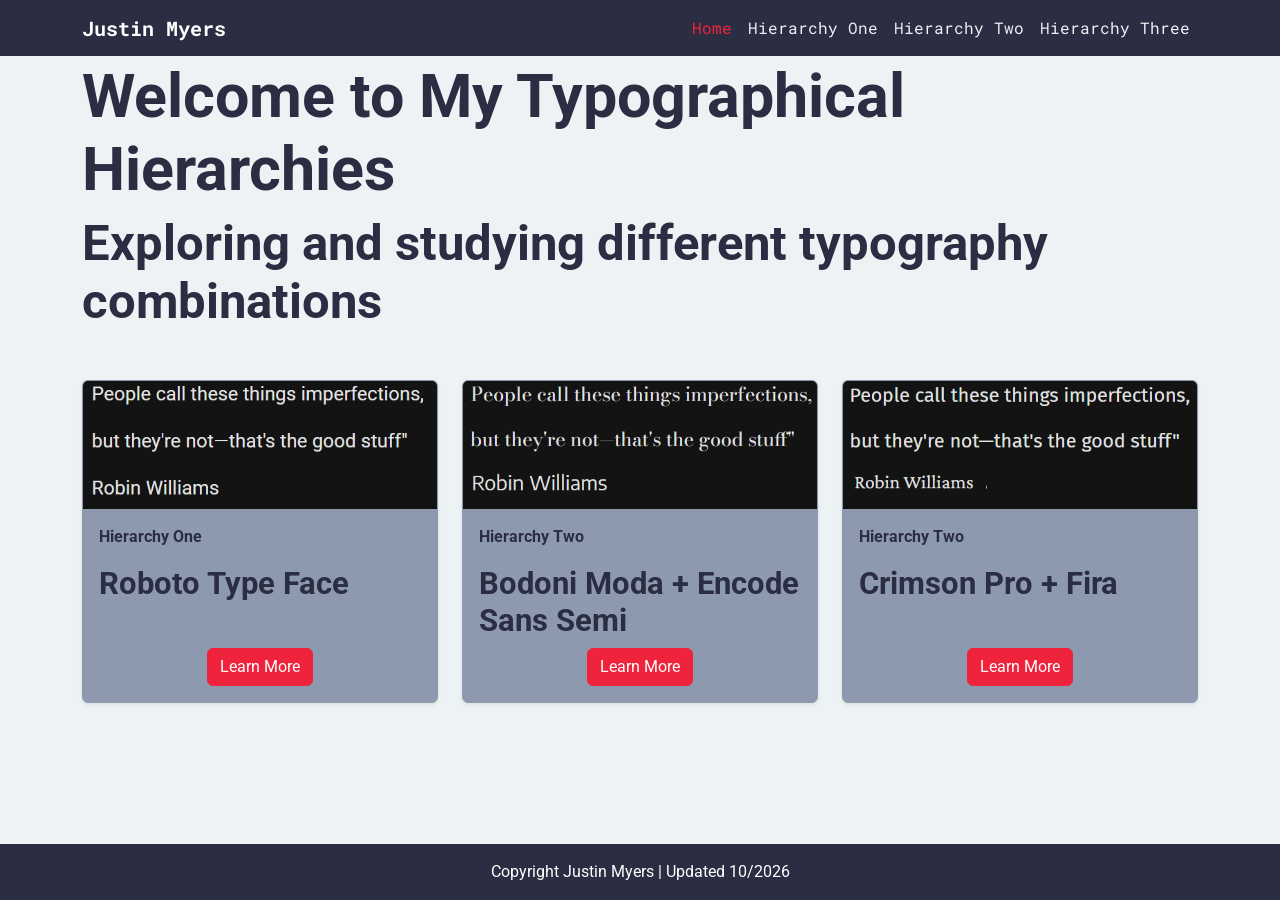
<file: index.html>
<!DOCTYPE html>
<html lang="en">
<head>
  <meta charset="UTF-8">
  <meta name="viewport" content="width=device-width, initial-scale=1.0">
  <title>Home | Justin Myers Hierarchies</title>

  <link rel="preconnect" href="https://fonts.googleapis.com">
  <link rel="preconnect" href="https://fonts.gstatic.com" crossorigin>
  <link href="https://fonts.googleapis.com/css2?family=Roboto+Mono:ital,wght@0,100..700;1,100..700&family=Roboto:ital,wght@0,100..900;1,100..900&display=swap" rel="stylesheet">

  <link href="https://cdn.jsdelivr.net/npm/bootstrap@5.3.3/dist/css/bootstrap.min.css" rel="stylesheet">
  <link rel="stylesheet" href="css/style.css">
</head>
<body class="palette-test">

  <!-- Navbar -->
  <nav class="navbar navbar-expand-lg navbar-custom sticky-top">
    <div class="container-lg">
      <a class="navbar-brand" href="index.html">Justin Myers</a>
      <button class="navbar-toggler" type="button" data-bs-toggle="collapse" data-bs-target="#navMain" aria-controls="navMain" aria-expanded="false" aria-label="Toggle navigation">
        <span class="navbar-toggler-icon"></span>
      </button>
      <div class="collapse navbar-collapse" id="navMain">
        <ul class="navbar-nav ms-auto mb-2 mb-lg-0">
          <li class="nav-item">
            <a class="nav-link active" aria-current="page" href="index.html">Home</a>
          </li>
          <li class="nav-item">
            <a class="nav-link" href="hierarchies/hierarchy-1.html">Hierarchy One</a>
          </li>
          <li class="nav-item">
            <a class="nav-link" href="hierarchies/hierarchy-2.html">Hierarchy Two</a>
          </li>
          <li class="nav-item">
            <a class="nav-link" href="hierarchies/hierarchy-3.html">Hierarchy Three</a>
          </li>
        </ul>
      </div>
    </div>
  </nav>

  <!-- Content -->
  <main>
      <div class="container-lg content-container">

          <h1>Welcome to My Typographical Hierarchies</h1>
          <h2>Exploring and studying different typography combinations</h2>

          <div class="row mt-4 g-4">
              <!-- Card 1 -->
              <div class="col-lg-4 col-12">
                  <div class="card card-equal shadow-sm">
                      <img src="images/hierarchy1.png" class="card-img-top card-img-type" alt="Robin Williams quote: People call these things imperfections, but they're not, that's the good stuff, set in Roboto">
                      <div class="card-body d-flex flex-column">
                          <p class="card-text"><strong>Hierarchy One</strong></p>
                          <h4 class="card-title">Roboto Type Face</h4>
                          <div class="mt-auto text-center">
                              <a href="hierarchies/hierarchy-1.html" class="btn btn-pixel">Learn More</a>
                          </div>
                      </div>
                  </div>
              </div>

              <div class="col-lg-4 col-12">
                  <div class="card card-equal shadow-sm">
                      <img src="images/hierarchy2.png" class="card-img-top card-img-type" alt="Robin Williams quote: People call these things imperfections, but they're not, that's the good stuff, set in Bodoni Moda and Encode Sans Semi Expanded">
                      <div class="card-body d-flex flex-column">
                          <p class="card-text"><strong>Hierarchy Two</strong></p>
                          <h4 class="card-title">Bodoni Moda + Encode Sans Semi</h4>

                          <div class="mt-auto text-center">
                              <a href="hierarchies/hierarchy-2.html" class="btn btn-pixel">Learn More</a>
                          </div>
                      </div>
                  </div>
              </div>

              <div class="col-lg-4 col-12">
                  <div class="card card-equal shadow-sm">
                      <img src="images/hierarchy3.png" class="card-img-top card-img-type" alt="Robin Williams quote: People call these things imperfections, but they're not, that's the good stuff, set in Crimson Pro and Fira Sans">
                      <div class="card-body d-flex flex-column">
                          <p class="card-text"><strong>Hierarchy Two</strong></p>
                          <h4 class="card-title">Crimson Pro + Fira</h4>
                          
                          <div class="mt-auto text-center">
                              <a href="hierarchies/hierarchy-3.html" class="btn btn-pixel">Learn More</a>
                          </div>
                      </div>
                  </div>
              </div>

          </div>
      </div>
</main>

  <!-- Footer -->
  <footer class="site-footer text-center py-3">
    <p class="mb-0">Copyright Justin Myers | Updated 10/2026</p>
  </footer>

  <script src="https://cdn.jsdelivr.net/npm/bootstrap@5.3.3/dist/js/bootstrap.bundle.min.js"></script>
</body>
</html>
</file>
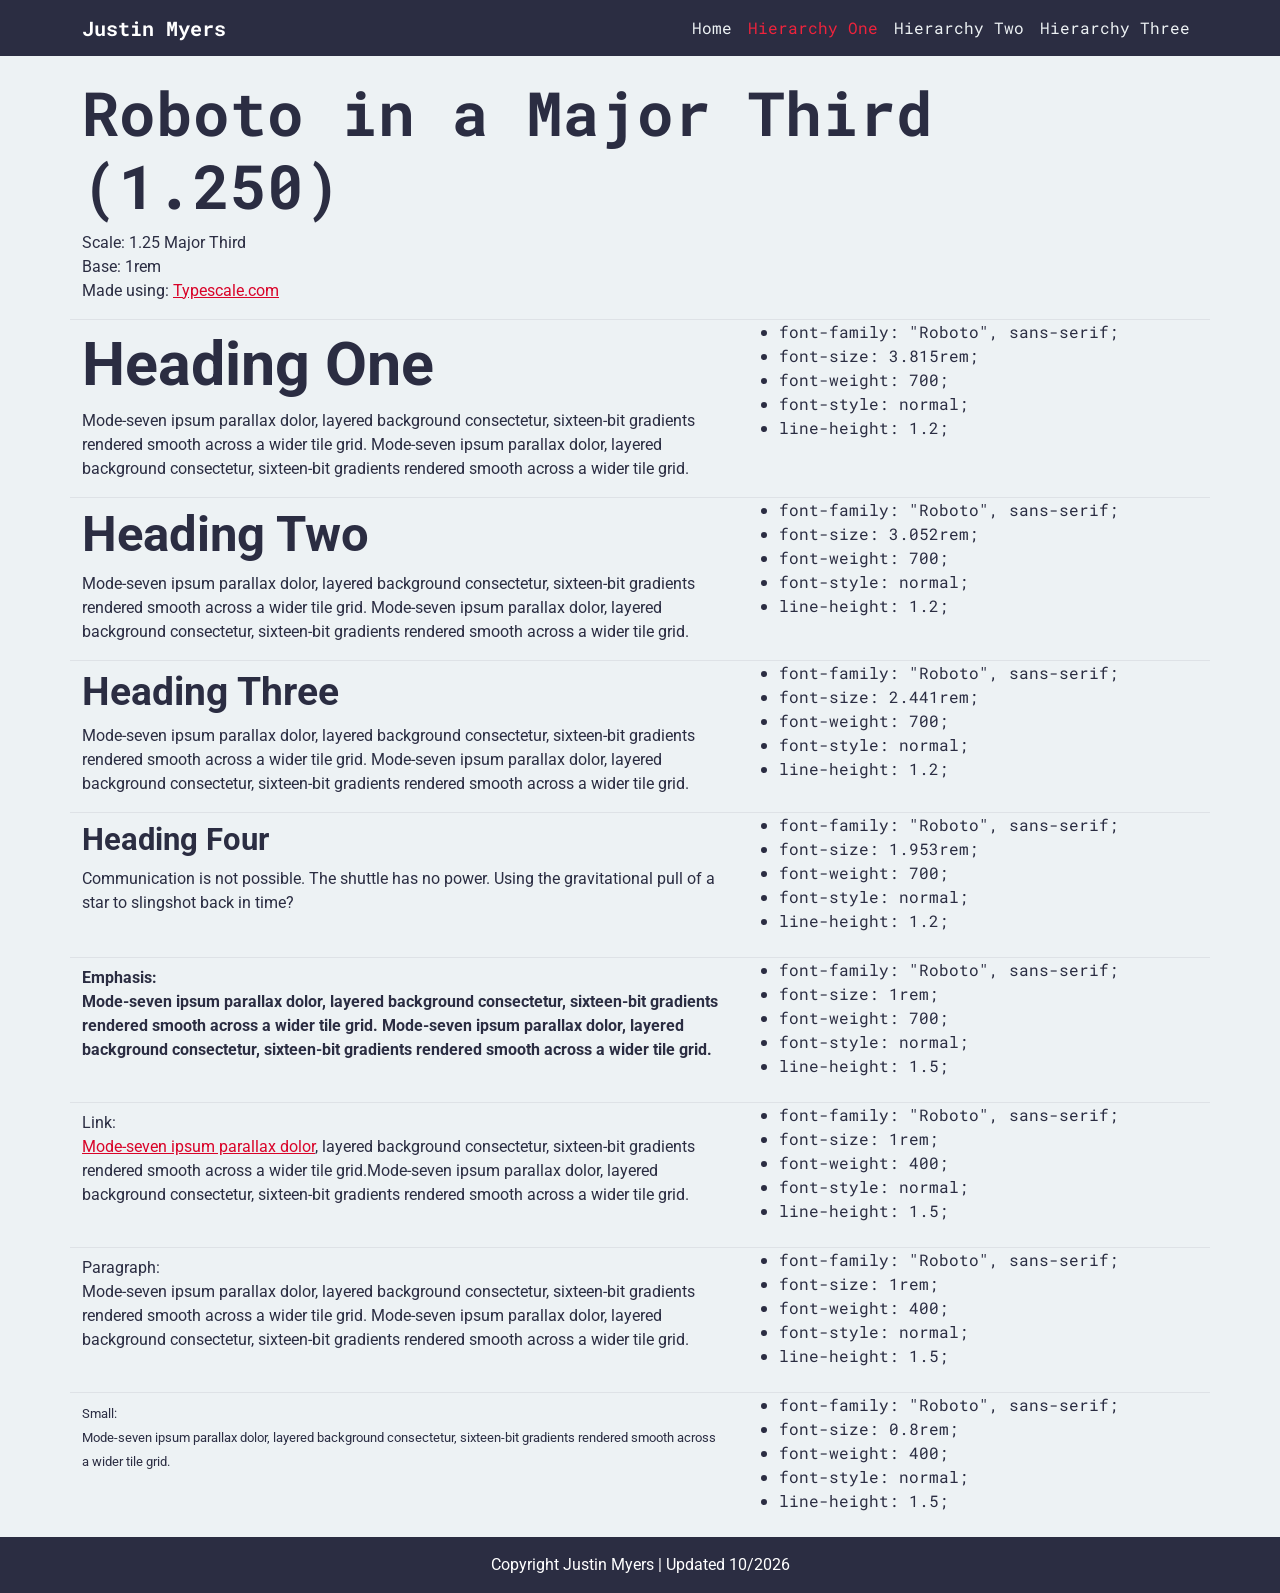
<file: hierarchies/hierarchy-1.html>
<!DOCTYPE html>
<html lang="en">
<head>
  <meta charset="UTF-8">
  <meta name="viewport" content="width=device-width, initial-scale=1.0">
  <title>Type Hierarchies | Justin Myers Hierarchy One</title>

  <link rel="preconnect" href="https://fonts.googleapis.com">
  <link rel="preconnect" href="https://fonts.gstatic.com" crossorigin>
  <link href="https://fonts.googleapis.com/css2?family=Roboto+Mono:ital,wght@0,100..700;1,100..700&family=Roboto:ital,wght@0,100..900;1,100..900&display=swap" rel="stylesheet">

  <link href="https://cdn.jsdelivr.net/npm/bootstrap@5.3.3/dist/css/bootstrap.min.css" rel="stylesheet">
  <link rel="stylesheet" href="../css/style.css">
</head>
<body class="palette-test">

  <!-- Navbar -->
  <nav class="navbar navbar-expand-lg navbar-custom sticky-top">
    <div class="container-lg">
      <a class="navbar-brand" href="../index.html">Justin Myers</a>
      <button class="navbar-toggler" type="button" data-bs-toggle="collapse" data-bs-target="#navMain" aria-controls="navMain" aria-expanded="false" aria-label="Toggle navigation">
        <span class="navbar-toggler-icon"></span>
      </button>
      <div class="collapse navbar-collapse" id="navMain">
        <ul class="navbar-nav ms-auto mb-2 mb-lg-0">
          <li class="nav-item">
            <a class="nav-link" href="../index.html">Home</a>
          </li>
          <li class="nav-item">
            <a class="nav-link active" aria-current="page" href="hierarchy-1.html">Hierarchy One</a>
          </li>
          <li class="nav-item">
            <a class="nav-link" href="hierarchy-2.html">Hierarchy Two</a>
          </li>
          <li class="nav-item">
            <a class="nav-link" href="hierarchy-3.html">Hierarchy Three</a>
          </li>
        </ul>
      </div>
    </div>
  </nav>

  <!-- Content -->
  <main>
    <div class="container-lg content-container">

        <div class="row pt-3">
            <h1 class="title">Roboto in a Major Third (1.250)</h1>
            <p>Scale: 1.25 Major Third<br>  
                Base: 1rem<br> 
                Made using: <a class="link" href="https://typescale.com/">Typescale.com</a></p>
        </div>

      <div class="row">
        <div class="col-lg-7 pt-2 border-top">
          <h1>Heading One</h1>
          <p>Mode-seven ipsum parallax dolor, layered background consectetur, sixteen-bit gradients rendered smooth across a wider tile grid. Mode-seven ipsum parallax dolor, layered background consectetur, sixteen-bit gradients rendered smooth across a wider tile grid.</p>
        </div>
        <div class="col-lg-5 mb-2 specsDiv">
          <ul class="roboto-mono-specs">
            <li>font-family: "Roboto", sans-serif;</li>
            <li>font-size: 3.815rem;</li>
            <li>font-weight: 700;</li>
            <li>font-style: normal;</li>
            <li>line-height: 1.2;</li>
          </ul>
        </div>
      </div>

      <div class="row">
        <div class="col-lg-7 pt-2 border-top">
          <h2>Heading Two</h2>
          <p>Mode-seven ipsum parallax dolor, layered background consectetur, sixteen-bit gradients rendered smooth across a wider tile grid. Mode-seven ipsum parallax dolor, layered background consectetur, sixteen-bit gradients rendered smooth across a wider tile grid.</p>
        </div>
        <div class="col-lg-5 mb-2 specsDiv">
          <ul class="roboto-mono-specs">
            <li>font-family: "Roboto", sans-serif;</li>
            <li>font-size: 3.052rem;</li>
            <li>font-weight: 700;</li>
            <li>font-style: normal;</li>
            <li>line-height: 1.2;</li>
          </ul>
        </div>
      </div>

      <div class="row">
        <div class="col-lg-7 pt-2 border-top">
          <h3>Heading Three</h3>
          <p>Mode-seven ipsum parallax dolor, layered background consectetur, sixteen-bit gradients rendered smooth across a wider tile grid. Mode-seven ipsum parallax dolor, layered background consectetur, sixteen-bit gradients rendered smooth across a wider tile grid.</p>
        </div>
        <div class="col-lg-5 mb-2 specsDiv">
          <ul class="roboto-mono-specs">
            <li>font-family: "Roboto", sans-serif;</li>
            <li>font-size: 2.441rem;</li>
            <li>font-weight: 700;</li>
            <li>font-style: normal;</li>
            <li>line-height: 1.2;</li>
          </ul>
        </div>
      </div>

      <div class="row">
        <div class="col-lg-7 pt-2 border-top">
          <h4>Heading Four</h4>
          <p>Communication is not possible. The shuttle has no power. Using the gravitational pull of a star to slingshot back in time?</p>
        </div>
        <div class="col-lg-5 mb-2 specsDiv">
          <ul class="roboto-mono-specs">
            <li>font-family: "Roboto", sans-serif;</li>
            <li>font-size: 1.953rem;</li>
            <li>font-weight: 700;</li>
            <li>font-style: normal;</li>
            <li>line-height: 1.2;</li>
          </ul>
        </div>
      </div>

      <div class="row">
          <div class="col-lg-7 pt-2 border-top">
              <p><strong>Emphasis:<br> Mode-seven ipsum parallax dolor, layered background consectetur, sixteen-bit gradients rendered smooth across a wider tile grid. Mode-seven ipsum parallax dolor, layered background consectetur, sixteen-bit gradients rendered smooth across a wider tile grid.</strong></p>
          </div>
        <div class="col-lg-5 mb-2 specsDiv">
          <ul class="roboto-mono-specs">
            <li>font-family: "Roboto", sans-serif;</li>
            <li>font-size: 1rem;</li>
            <li>font-weight: 700;</li>
            <li>font-style: normal;</li>
            <li>line-height: 1.5;</li>
          </ul>
        </div>
      </div>

      <div class="row">
          <div class="col-lg-7 pt-2 border-top">
              <p>Link:<br><a class="link" href="#"> Mode-seven ipsum parallax dolor</a>, layered background consectetur, sixteen-bit gradients rendered smooth across a wider tile grid.Mode-seven ipsum parallax dolor, layered background consectetur, sixteen-bit gradients rendered smooth across a wider tile grid.</p>
          </div>
        <div class="col-lg-5 mb-2 specsDiv">
          <ul class="roboto-mono-specs">
            <li>font-family: "Roboto", sans-serif;</li>
            <li>font-size: 1rem;</li>
            <li>font-weight: 400;</li>
            <li>font-style: normal;</li>
            <li>line-height: 1.5;</li>
          </ul>
        </div>
      </div>

      <div class="row">
          <div class="col-lg-7 pt-2 border-top">
              <p>Paragraph:<br> Mode-seven ipsum parallax dolor, layered background consectetur, sixteen-bit gradients rendered smooth across a wider tile grid. Mode-seven ipsum parallax dolor, layered background consectetur, sixteen-bit gradients rendered smooth across a wider tile grid.</p>
          </div>
        <div class="col-lg-5 mb-2 specsDiv">
          <ul class="roboto-mono-specs">
            <li>font-family: "Roboto", sans-serif;</li>
            <li>font-size: 1rem;</li>
            <li>font-weight: 400;</li>
            <li>font-style: normal;</li>
            <li>line-height: 1.5;</li>
          </ul>
        </div>
      </div>

      <div class="row">
        <div class="col-lg-7 pt-2 border-top">
          <p><small>Small:<br> Mode-seven ipsum parallax dolor, layered background consectetur, sixteen-bit gradients rendered smooth across a wider tile grid.</small></p>
        </div>
        <div class="col-lg-5 mb-2 specsDiv">
          <ul class="roboto-mono-specs">
            <li>font-family: "Roboto", sans-serif;</li>
            <li>font-size: 0.8rem;</li>
            <li>font-weight: 400;</li>
            <li>font-style: normal;</li>
            <li>line-height: 1.5;</li>
          </ul>
        </div>
      </div>

    </div>
  </main>

  <!-- Footer -->
  <footer class="site-footer text-center py-3">
    <p class="mb-0">Copyright Justin Myers | Updated 10/2026</p>
  </footer>

  <script src="https://cdn.jsdelivr.net/npm/bootstrap@5.3.3/dist/js/bootstrap.bundle.min.js"></script>
</body>
</html>
</file>
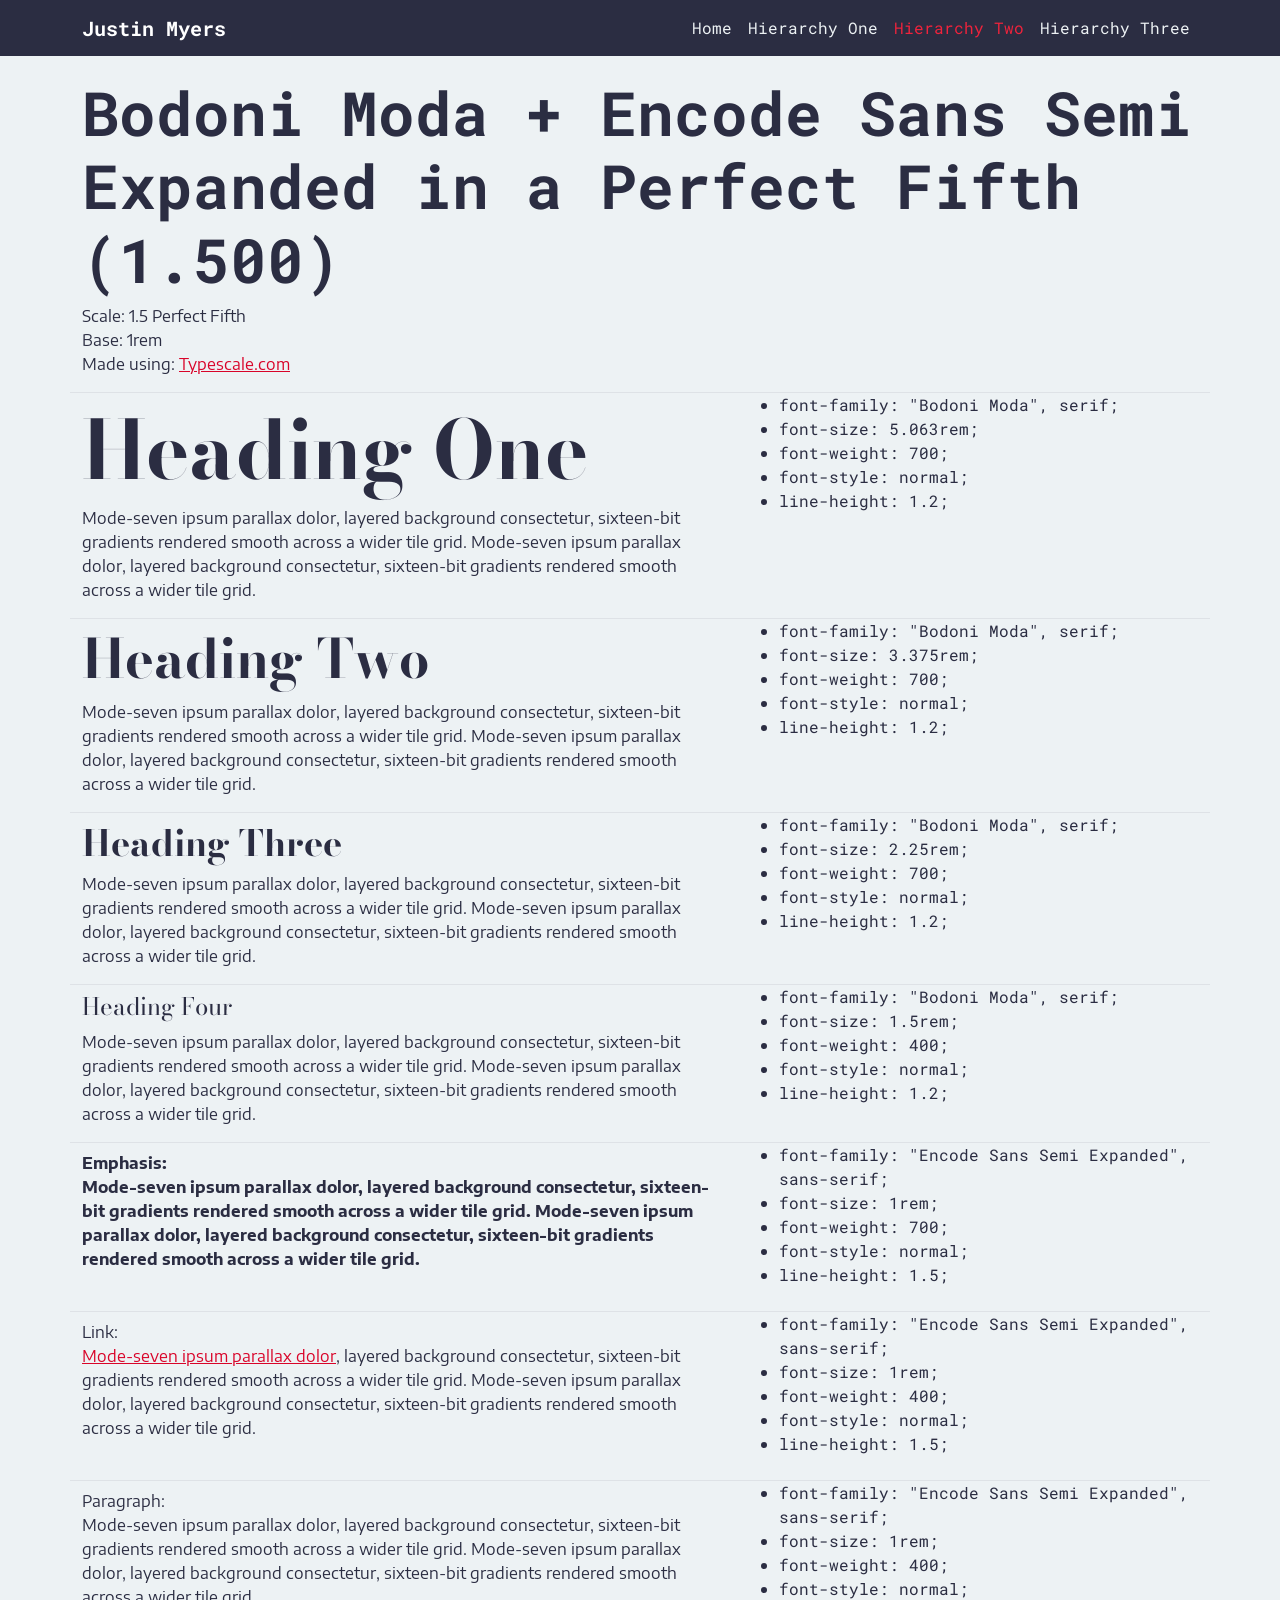
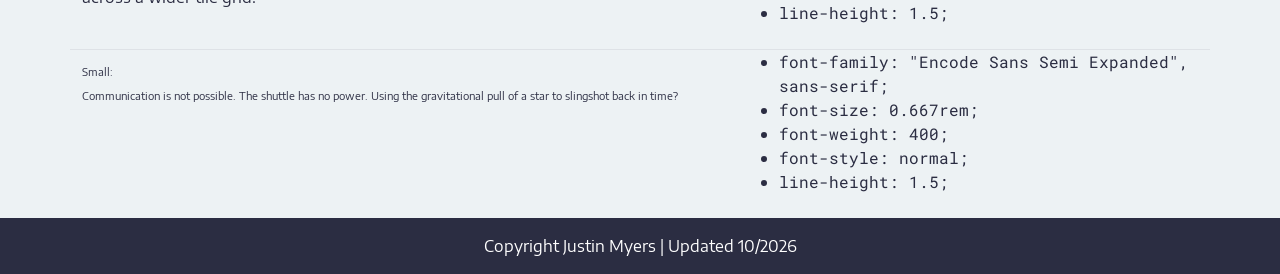
<file: hierarchies/hierarchy-2.html>
<!DOCTYPE html>
<html lang="en">
<head>
  <meta charset="UTF-8">
  <meta name="viewport" content="width=device-width, initial-scale=1.0">
  <title>Type Hierarchies | Justin Myers Hierarchy Two</title>

  <link rel="preconnect" href="https://fonts.googleapis.com">
  <link rel="preconnect" href="https://fonts.gstatic.com" crossorigin>
  <link href="https://fonts.googleapis.com/css2?family=Bodoni+Moda:wght@400;700&family=Encode+Sans+Semi+Expanded:wght@400;700&family=Roboto+Mono:ital,wght@0,100..700;1,100..700&display=swap" rel="stylesheet">

  <link href="https://cdn.jsdelivr.net/npm/bootstrap@5.3.3/dist/css/bootstrap.min.css" rel="stylesheet">
  <link rel="stylesheet" href="../css/style.css">
  <link rel="stylesheet" href="../css/hierarchy-2.css">
</head>
<body class="palette-test">

  <!-- Navbar -->
  <nav class="navbar navbar-expand-lg navbar-custom sticky-top">
    <div class="container-lg">
      <a class="navbar-brand" href="../index.html">Justin Myers</a>
      <button class="navbar-toggler" type="button" data-bs-toggle="collapse" data-bs-target="#navMain" aria-controls="navMain" aria-expanded="false" aria-label="Toggle navigation">
        <span class="navbar-toggler-icon"></span>
      </button>
      <div class="collapse navbar-collapse" id="navMain">
        <ul class="navbar-nav ms-auto mb-2 mb-lg-0">
          <li class="nav-item">
            <a class="nav-link" href="../index.html">Home</a>
          </li>
          <li class="nav-item">
            <a class="nav-link" href="hierarchy-1.html">Hierarchy One</a>
          </li>
          <li class="nav-item">
            <a class="nav-link active" aria-current="page" href="hierarchy-2.html">Hierarchy Two</a>
          </li>
          <li class="nav-item">
            <a class="nav-link" href="hierarchy-3.html">Hierarchy Three</a>
          </li>
        </ul>
      </div>
    </div>
  </nav>

  <!-- Content -->
  <main>
    <div class="container-lg content-container">

      <div class="row pt-3">
        <h1 class="title">Bodoni Moda + Encode Sans Semi Expanded in a Perfect Fifth (1.500)</h1>
        <p>Scale: 1.5 Perfect Fifth<br>
          Base: 1rem<br>
          Made using: <a class="link" href="https://typescale.com/">Typescale.com</a></p>
      </div><!-- Close row -->

      <div class="row"><!-- Open h1 row -->
        <div class="col-lg-7 pt-2 border-top">
          <h1>Heading One</h1>
          <p>Mode-seven ipsum parallax dolor, layered background consectetur, sixteen-bit gradients rendered smooth across a wider tile grid. Mode-seven ipsum parallax dolor, layered background consectetur, sixteen-bit gradients rendered smooth across a wider tile grid.</p>
        </div>
        <div class="col-lg-5 mb-2 specsDiv">
          <ul class="roboto-mono-specs">
            <li>font-family: "Bodoni Moda", serif;</li>
            <li>font-size: 5.063rem;</li>
            <li>font-weight: 700;</li>
            <li>font-style: normal;</li>
            <li>line-height: 1.2;</li>
          </ul>
        </div>
      </div><!-- Close h1 row -->

      <div class="row"><!-- Open h2 row -->
        <div class="col-lg-7 pt-2 border-top">
          <h2>Heading Two</h2>
          <p>Mode-seven ipsum parallax dolor, layered background consectetur, sixteen-bit gradients rendered smooth across a wider tile grid. Mode-seven ipsum parallax dolor, layered background consectetur, sixteen-bit gradients rendered smooth across a wider tile grid.</p>
        </div>
        <div class="col-lg-5 mb-2 specsDiv">
          <ul class="roboto-mono-specs">
            <li>font-family: "Bodoni Moda", serif;</li>
            <li>font-size: 3.375rem;</li>
            <li>font-weight: 700;</li>
            <li>font-style: normal;</li>
            <li>line-height: 1.2;</li>
          </ul>
        </div>
      </div><!-- Close h2 row -->

      <div class="row"><!-- Open h3 row -->
        <div class="col-lg-7 pt-2 border-top">
          <h3>Heading Three</h3>
          <p>Mode-seven ipsum parallax dolor, layered background consectetur, sixteen-bit gradients rendered smooth across a wider tile grid. Mode-seven ipsum parallax dolor, layered background consectetur, sixteen-bit gradients rendered smooth across a wider tile grid.</p>
        </div>
        <div class="col-lg-5 mb-2 specsDiv">
          <ul class="roboto-mono-specs">
            <li>font-family: "Bodoni Moda", serif;</li>
            <li>font-size: 2.25rem;</li>
            <li>font-weight: 700;</li>
            <li>font-style: normal;</li>
            <li>line-height: 1.2;</li>
          </ul>
        </div>
      </div><!-- Close h3 row -->

      <div class="row"><!-- Open h4 row -->
        <div class="col-lg-7 pt-2 border-top">
          <h4>Heading Four</h4>
          <p>Mode-seven ipsum parallax dolor, layered background consectetur, sixteen-bit gradients rendered smooth across a wider tile grid. Mode-seven ipsum parallax dolor, layered background consectetur, sixteen-bit gradients rendered smooth across a wider tile grid.</p>
        </div>
        <div class="col-lg-5 mb-2 specsDiv">
          <ul class="roboto-mono-specs">
            <li>font-family: "Bodoni Moda", serif;</li>
            <li>font-size: 1.5rem;</li>
            <li>font-weight: 400;</li>
            <li>font-style: normal;</li>
            <li>line-height: 1.2;</li>
          </ul>
        </div>
      </div><!-- Close h4 row -->

      <div class="row"><!-- Open emphasis row -->
        <div class="col-lg-7 pt-2 border-top">
          <p><strong>Emphasis:<br> Mode-seven ipsum parallax dolor, layered background consectetur, sixteen-bit gradients rendered smooth across a wider tile grid. Mode-seven ipsum parallax dolor, layered background consectetur, sixteen-bit gradients rendered smooth across a wider tile grid.</strong></p>
        </div>
        <div class="col-lg-5 mb-2 specsDiv">
          <ul class="roboto-mono-specs">
            <li>font-family: "Encode Sans Semi Expanded", sans-serif;</li>
            <li>font-size: 1rem;</li>
            <li>font-weight: 700;</li>
            <li>font-style: normal;</li>
            <li>line-height: 1.5;</li>
          </ul>
        </div>
      </div><!-- Close emphasis row -->

      <div class="row"><!-- Open link row -->
        <div class="col-lg-7 pt-2 border-top">
          <p>Link:<br> <a class="link" href="#">Mode-seven ipsum parallax dolor</a>, layered background consectetur, sixteen-bit gradients rendered smooth across a wider tile grid. Mode-seven ipsum parallax dolor, layered background consectetur, sixteen-bit gradients rendered smooth across a wider tile grid.</p>
        </div>
        <div class="col-lg-5 mb-2 specsDiv">
          <ul class="roboto-mono-specs">
            <li>font-family: "Encode Sans Semi Expanded", sans-serif;</li>
            <li>font-size: 1rem;</li>
            <li>font-weight: 400;</li>
            <li>font-style: normal;</li>
            <li>line-height: 1.5;</li>
          </ul>
        </div>
      </div><!-- Close link row -->

      <div class="row"><!-- Open paragraph row -->
        <div class="col-lg-7 pt-2 border-top">
          <p>Paragraph:<br>Mode-seven ipsum parallax dolor, layered background consectetur, sixteen-bit gradients rendered smooth across a wider tile grid. Mode-seven ipsum parallax dolor, layered background consectetur, sixteen-bit gradients rendered smooth across a wider tile grid.</p>
        </div>
        <div class="col-lg-5 mb-2 specsDiv">
          <ul class="roboto-mono-specs">
            <li>font-family: "Encode Sans Semi Expanded", sans-serif;</li>
            <li>font-size: 1rem;</li>
            <li>font-weight: 400;</li>
            <li>font-style: normal;</li>
            <li>line-height: 1.5;</li>
          </ul>
        </div>
      </div><!-- Close paragraph row -->

      <div class="row"><!-- Open small row -->
        <div class="col-lg-7 pt-2 border-top">
          <p><small>Small:<br> Communication is not possible. The shuttle has no power. Using the gravitational pull of a star to slingshot back in time?</small></p>
        </div>
        <div class="col-lg-5 mb-2 specsDiv">
          <ul class="roboto-mono-specs">
            <li>font-family: "Encode Sans Semi Expanded", sans-serif;</li>
            <li>font-size: 0.667rem;</li>
            <li>font-weight: 400;</li>
            <li>font-style: normal;</li>
            <li>line-height: 1.5;</li>
          </ul>
        </div>
      </div><!-- Close small row -->

    </div>
  </main>

  <!-- Footer -->
  <footer class="site-footer text-center py-3">
    <p class="mb-0">Copyright Justin Myers | Updated 10/2026</p>
  </footer>

  <script src="https://cdn.jsdelivr.net/npm/bootstrap@5.3.3/dist/js/bootstrap.bundle.min.js"></script>
</body>
</html>
</file>
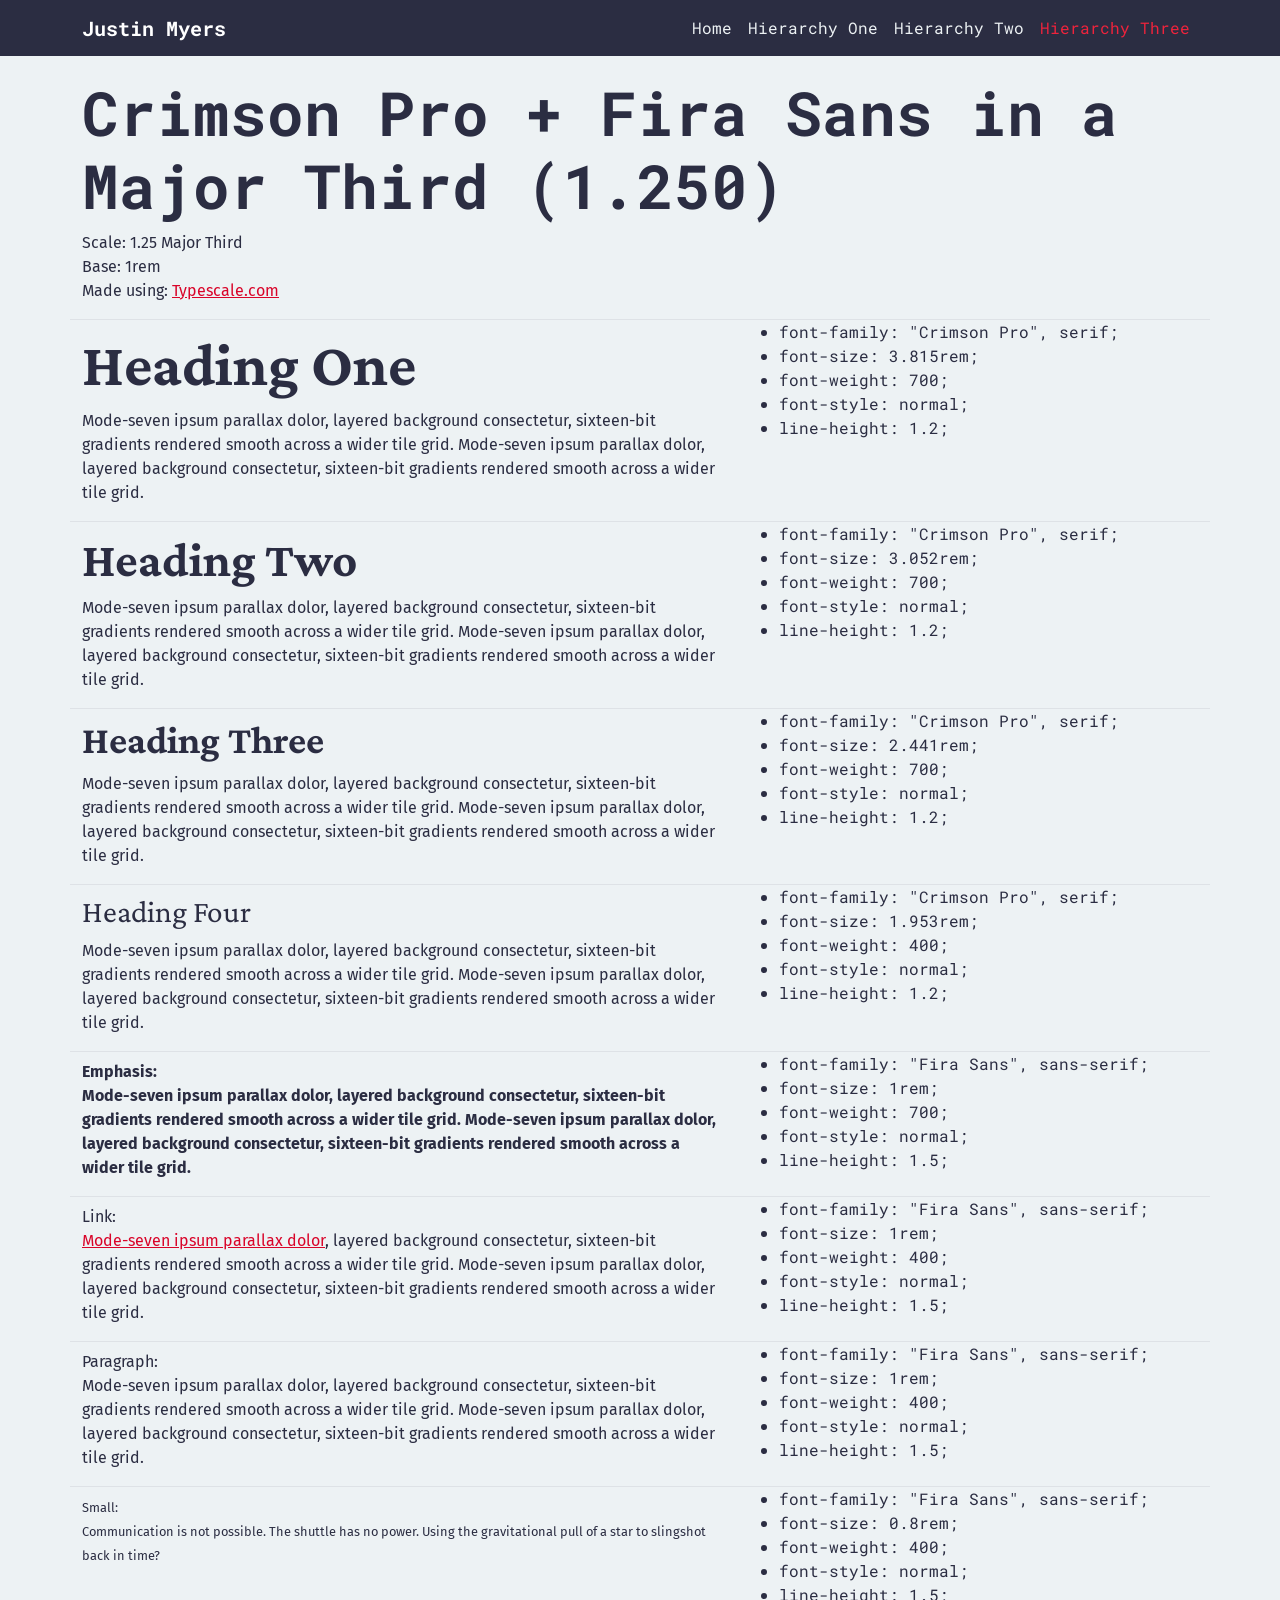
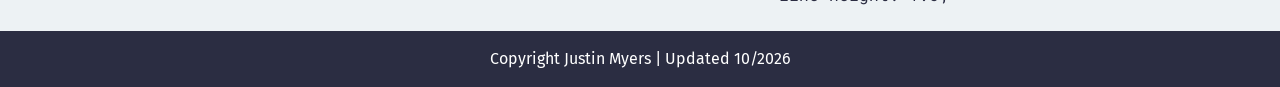
<file: hierarchies/hierarchy-3.html>
<!DOCTYPE html>
<html lang="en">
<head>
  <meta charset="UTF-8">
  <meta name="viewport" content="width=device-width, initial-scale=1.0">
  <title>Type Hierarchies | Justin Myers Hierarchy Three</title>

  <link rel="preconnect" href="https://fonts.googleapis.com">
  <link rel="preconnect" href="https://fonts.gstatic.com" crossorigin>
  <link href="https://fonts.googleapis.com/css2?family=Crimson+Pro:wght@400;700&family=Fira+Sans:wght@400;700&family=Roboto+Mono:ital,wght@0,100..700;1,100..700&display=swap" rel="stylesheet">

  <link href="https://cdn.jsdelivr.net/npm/bootstrap@5.3.3/dist/css/bootstrap.min.css" rel="stylesheet">
  <link rel="stylesheet" href="../css/style.css">
  <link rel="stylesheet" href="../css/hierarchy-3.css">
</head>
<body class="palette-test">

  <!-- Navbar -->
  <nav class="navbar navbar-expand-lg navbar-custom sticky-top">
    <div class="container-lg">
      <a class="navbar-brand" href="../index.html">Justin Myers</a>
      <button class="navbar-toggler" type="button" data-bs-toggle="collapse" data-bs-target="#navMain" aria-controls="navMain" aria-expanded="false" aria-label="Toggle navigation">
        <span class="navbar-toggler-icon"></span>
      </button>
      <div class="collapse navbar-collapse" id="navMain">
        <ul class="navbar-nav ms-auto mb-2 mb-lg-0">
          <li class="nav-item">
            <a class="nav-link" href="../index.html">Home</a>
          </li>
          <li class="nav-item">
            <a class="nav-link" href="hierarchy-1.html">Hierarchy One</a>
          </li>
          <li class="nav-item">
            <a class="nav-link" href="hierarchy-2.html">Hierarchy Two</a>
          </li>
          <li class="nav-item">
            <a class="nav-link active" aria-current="page" href="hierarchy-3.html">Hierarchy Three</a>
          </li>
        </ul>
      </div>
    </div>
  </nav>

  <!-- Content -->
  <main>
    <div class="container-lg content-container">

      <div class="row pt-3">
        <h1 class="title">Crimson Pro + Fira Sans in a Major Third (1.250)</h1>
        <p>Scale: 1.25 Major Third<br>
          Base: 1rem<br>
          Made using: <a class="link" href="https://typescale.com/">Typescale.com</a></p>
      </div><!-- Close row -->

      <div class="row"><!-- Open h1 row -->
        <div class="col-lg-7 pt-2 border-top">
          <h1>Heading One</h1>
          <p>Mode-seven ipsum parallax dolor, layered background consectetur, sixteen-bit gradients rendered smooth across a wider tile grid. Mode-seven ipsum parallax dolor, layered background consectetur, sixteen-bit gradients rendered smooth across a wider tile grid.</p>
        </div>
        <div class="col-lg-5 mb-2 specsDiv">
          <ul class="roboto-mono-specs">
            <li>font-family: "Crimson Pro", serif;</li>
            <li>font-size: 3.815rem;</li>
            <li>font-weight: 700;</li>
            <li>font-style: normal;</li>
            <li>line-height: 1.2;</li>
          </ul>
        </div>
      </div><!-- Close h1 row -->

      <div class="row"><!-- Open h2 row -->
        <div class="col-lg-7 pt-2 border-top">
          <h2>Heading Two</h2>
          <p>Mode-seven ipsum parallax dolor, layered background consectetur, sixteen-bit gradients rendered smooth across a wider tile grid. Mode-seven ipsum parallax dolor, layered background consectetur, sixteen-bit gradients rendered smooth across a wider tile grid.</p>
        </div>
        <div class="col-lg-5 mb-2 specsDiv">
          <ul class="roboto-mono-specs">
            <li>font-family: "Crimson Pro", serif;</li>
            <li>font-size: 3.052rem;</li>
            <li>font-weight: 700;</li>
            <li>font-style: normal;</li>
            <li>line-height: 1.2;</li>
          </ul>
        </div>
      </div><!-- Close h2 row -->

      <div class="row"><!-- Open h3 row -->
        <div class="col-lg-7 pt-2 border-top">
          <h3>Heading Three</h3>
          <p>Mode-seven ipsum parallax dolor, layered background consectetur, sixteen-bit gradients rendered smooth across a wider tile grid. Mode-seven ipsum parallax dolor, layered background consectetur, sixteen-bit gradients rendered smooth across a wider tile grid.</p>
        </div>
        <div class="col-lg-5 mb-2 specsDiv">
          <ul class="roboto-mono-specs">
            <li>font-family: "Crimson Pro", serif;</li>
            <li>font-size: 2.441rem;</li>
            <li>font-weight: 700;</li>
            <li>font-style: normal;</li>
            <li>line-height: 1.2;</li>
          </ul>
        </div>
      </div><!-- Close h3 row -->

      <div class="row"><!-- Open h4 row -->
        <div class="col-lg-7 pt-2 border-top">
          <h4>Heading Four</h4>
          <p>Mode-seven ipsum parallax dolor, layered background consectetur, sixteen-bit gradients rendered smooth across a wider tile grid. Mode-seven ipsum parallax dolor, layered background consectetur, sixteen-bit gradients rendered smooth across a wider tile grid.</p>
        </div>
        <div class="col-lg-5 mb-2 specsDiv">
          <ul class="roboto-mono-specs">
            <li>font-family: "Crimson Pro", serif;</li>
            <li>font-size: 1.953rem;</li>
            <li>font-weight: 400;</li>
            <li>font-style: normal;</li>
            <li>line-height: 1.2;</li>
          </ul>
        </div>
      </div><!-- Close h4 row -->

      <div class="row"><!-- Open emphasis row -->
        <div class="col-lg-7 pt-2 border-top">
          <p><strong>Emphasis:<br>Mode-seven ipsum parallax dolor, layered background consectetur, sixteen-bit gradients rendered smooth across a wider tile grid. Mode-seven ipsum parallax dolor, layered background consectetur, sixteen-bit gradients rendered smooth across a wider tile grid.</strong></p>
        </div>
        <div class="col-lg-5 mb-2 specsDiv">
          <ul class="roboto-mono-specs">
            <li>font-family: "Fira Sans", sans-serif;</li>
            <li>font-size: 1rem;</li>
            <li>font-weight: 700;</li>
            <li>font-style: normal;</li>
            <li>line-height: 1.5;</li>
          </ul>
        </div>
      </div><!-- Close emphasis row -->

      <div class="row"><!-- Open link row -->
        <div class="col-lg-7 pt-2 border-top">
          <p>Link:<br><a class="link" href="#">Mode-seven ipsum parallax dolor</a>, layered background consectetur, sixteen-bit gradients rendered smooth across a wider tile grid. Mode-seven ipsum parallax dolor, layered background consectetur, sixteen-bit gradients rendered smooth across a wider tile grid.</p>
        </div>
        <div class="col-lg-5 mb-2 specsDiv">
          <ul class="roboto-mono-specs">
            <li>font-family: "Fira Sans", sans-serif;</li>
            <li>font-size: 1rem;</li>
            <li>font-weight: 400;</li>
            <li>font-style: normal;</li>
            <li>line-height: 1.5;</li>
          </ul>
        </div>
      </div><!-- Close link row -->

      <div class="row"><!-- Open paragraph row -->
        <div class="col-lg-7 pt-2 border-top">
          <p>Paragraph:<br> Mode-seven ipsum parallax dolor, layered background consectetur, sixteen-bit gradients rendered smooth across a wider tile grid. Mode-seven ipsum parallax dolor, layered background consectetur, sixteen-bit gradients rendered smooth across a wider tile grid.</p>
        </div>
        <div class="col-lg-5 mb-2 specsDiv">
          <ul class="roboto-mono-specs">
            <li>font-family: "Fira Sans", sans-serif;</li>
            <li>font-size: 1rem;</li>
            <li>font-weight: 400;</li>
            <li>font-style: normal;</li>
            <li>line-height: 1.5;</li>
          </ul>
        </div>
      </div><!-- Close paragraph row -->

      <div class="row"><!-- Open small row -->
        <div class="col-lg-7 pt-2 border-top">
          <p><small>Small:<br> Communication is not possible. The shuttle has no power. Using the gravitational pull of a star to slingshot back in time?</small></p>
        </div>
        <div class="col-lg-5 mb-2 specsDiv">
          <ul class="roboto-mono-specs">
            <li>font-family: "Fira Sans", sans-serif;</li>
            <li>font-size: 0.8rem;</li>
            <li>font-weight: 400;</li>
            <li>font-style: normal;</li>
            <li>line-height: 1.5;</li>
          </ul>
        </div>
      </div><!-- Close small row -->

    </div>
  </main>

  <!-- Footer -->
  <footer class="site-footer text-center py-3">
    <p class="mb-0">Copyright Justin Myers | Updated 10/2026</p>
  </footer>

  <script src="https://cdn.jsdelivr.net/npm/bootstrap@5.3.3/dist/js/bootstrap.bundle.min.js"></script>
</body>
</html>
</file>
<file: css/style.css>
:root {
  --navy: #06111C;
  --nav-link: #CBD5E1;
  --nav-link-active: #FFFFFF;
  --btn-orange: #FB8500;
  --btn-blue: #3B82F6;
  --grid-col-1: #FDE68A;
  --grid-col-2: #93C5FD;
  --grid-col-3: #6EE7B7;
}

/* Test palette - applied via <body class="palette-test"> (index + hierarchy-1) */
.palette-test {
  --space-indigo: #2B2D42;
  --lavender-grey: #8D99AE;
  --platinum: #EDF2F4;
  --strawberry-red: #EF233C;
  --flag-red: #D90429;

  /* Remap the existing theme variables */
  --navy: var(--space-indigo);
  --nav-link: var(--platinum);
  --nav-link-active: var(--strawberry-red);
  --btn-orange: var(--strawberry-red);
  --btn-blue: var(--flag-red);

  background-color: var(--platinum);
  color: var(--space-indigo);
}

.palette-test h1,
.palette-test h2,
.palette-test h3,
.palette-test h4,
.palette-test h5,
.palette-test h6 {
  color: var(--space-indigo);
}

.palette-test a:not(.nav-link):not(.navbar-brand):not(.dropdown-item):not(.btn) {
  color: var(--flag-red);
}

.palette-test .card {
  background-color: var(--lavender-grey);
  border-color: var(--lavender-grey);
  color: var(--space-indigo);
}

html {
  font-size: 16px;
}

body {
  font-family: 'Roboto', sans-serif;
  font-weight: 400;
  display: flex;
  flex-direction: column;
  min-height: 100vh;
}

main {
  flex: 1 0 auto;
}

h1, h2, h3, h4, h5, h6 {
  font-family: 'Roboto', sans-serif;
  font-weight: 700;
}

/* Roboto Mono: navbar, page titles, and code/spec text only */
.font-mono,
.navbar-custom,
h1.title,
code, kbd, pre, samp {
  font-family: 'Roboto Mono', monospace;
}

/* Major Third (1.25) type scale */
h6 { font-size: 1.25rem; }
h5 { font-size: 1.563rem; }
h4 { font-size: 1.953rem; }
h3 { font-size: 2.441rem; }
h2 { font-size: 3.052rem; }
h1 { font-size: 3.815rem; }
small, .small { font-size: 0.8rem; }

/* Type spec lists on hierarchy pages */
.roboto-mono-specs {
  font-family: 'Roboto Mono', monospace;
}

/* Divider above the specs only when it sits beside the text (lg+);
   on mobile the specs stack directly under the paragraph */
@media (min-width: 992px) {
  .specsDiv {
    border-top: var(--bs-border-width) solid var(--bs-border-color);
  }
}

/* Layout spacing: 4px between sticky navbar and content container */
.content-container {
  margin-top: 4px;
}

/* Footer */
.site-footer {
  flex-shrink: 0;
  background-color: var(--navy);
  color: #fff;
}

/* Navbar */
.navbar-custom {
  background-color: var(--navy);
}

.navbar-custom .navbar-brand {
  color: #fff;
  font-weight: 700;
}

.navbar-custom .nav-link {
  color: var(--nav-link);
}

.navbar-custom .nav-link:hover,
.navbar-custom .nav-link:focus {
  color: var(--nav-link-active);
}

.navbar-custom .nav-link.active {
  color: var(--nav-link-active);
}

.navbar-custom .dropdown-menu {
  background-color: var(--navy);
}

.navbar-custom .dropdown-item {
  color: var(--nav-link);
}

.navbar-custom .dropdown-item:hover,
.navbar-custom .dropdown-item:focus,
.navbar-custom .dropdown-item.active {
  color: var(--nav-link-active);
  background-color: rgba(255, 255, 255, 0.08);
}

.navbar-custom .navbar-toggler {
  border-color: var(--nav-link);
}

/* Shared orange/blue-hover button used for cards + modal triggers */
.btn-pixel {
  background-color: var(--btn-orange);
  border-color: var(--btn-orange);
  color: #fff;
}

.btn-pixel:hover,
.btn-pixel:focus {
  background-color: var(--btn-blue);
  border-color: var(--btn-blue);
  color: #fff;
}

/* Cards page */
.card-equal {
  height: 100%;
}

/* Type specimen images on index cards: full width, no cropping */
.card-img-type {
  width: 100%;
  height: auto;
}

.card-img-fixed {
  height: 200px;
  width: 100%;
  object-fit: cover;
  image-rendering: pixelated;
}



.grid-col-1 { background-color: var(--grid-col-1); }
.grid-col-2 { background-color: var(--grid-col-2); }
.grid-col-3 { background-color: var(--grid-col-3); }
</file>
<file: css/hierarchy-2.css>
body {
  font-family: 'Encode Sans Semi Expanded', sans-serif;
  font-weight: 400;
}

h1, h2, h3, h4 {
  font-family: 'Bodoni Moda', serif;
}

h1, h2, h3 {
  font-weight: 700;
}

h4 {
  font-weight: 400;
}

/* Perfect Fifth (1.5) type scale - h1-h4 use the first four steps */
h4 { font-size: 1.5rem; }
h3 { font-size: 2.25rem; }
h2 { font-size: 3.375rem; }
h1 { font-size: 5.063rem; }
small, .small { font-size: 0.667rem; }

/* Page title stays the same size as on the other hierarchy pages */
h1.title { font-size: 3.815rem; }

strong {
  font-weight: 700;
}

a.link {
  font-weight: 400;
}
</file>
<file: css/hierarchy-3.css>
/* ==========================================================================
   Hierarchy 3 - page-specific type (loaded after style.css)
   Headings h1-h4: Crimson Pro
   Paragraph, emphasis, link: Fira Sans
   Navbar, page title, specs stay Roboto Mono (from style.css)
   ========================================================================== */

body {
  font-family: 'Fira Sans', sans-serif;
  font-weight: 400;
}

h1, h2, h3, h4 {
  font-family: 'Crimson Pro', serif;
}

h1, h2, h3 {
  font-weight: 700;
}

h4 {
  font-weight: 400;
}

strong {
  font-weight: 700;
}

a.link {
  font-weight: 400;
}
</file>
